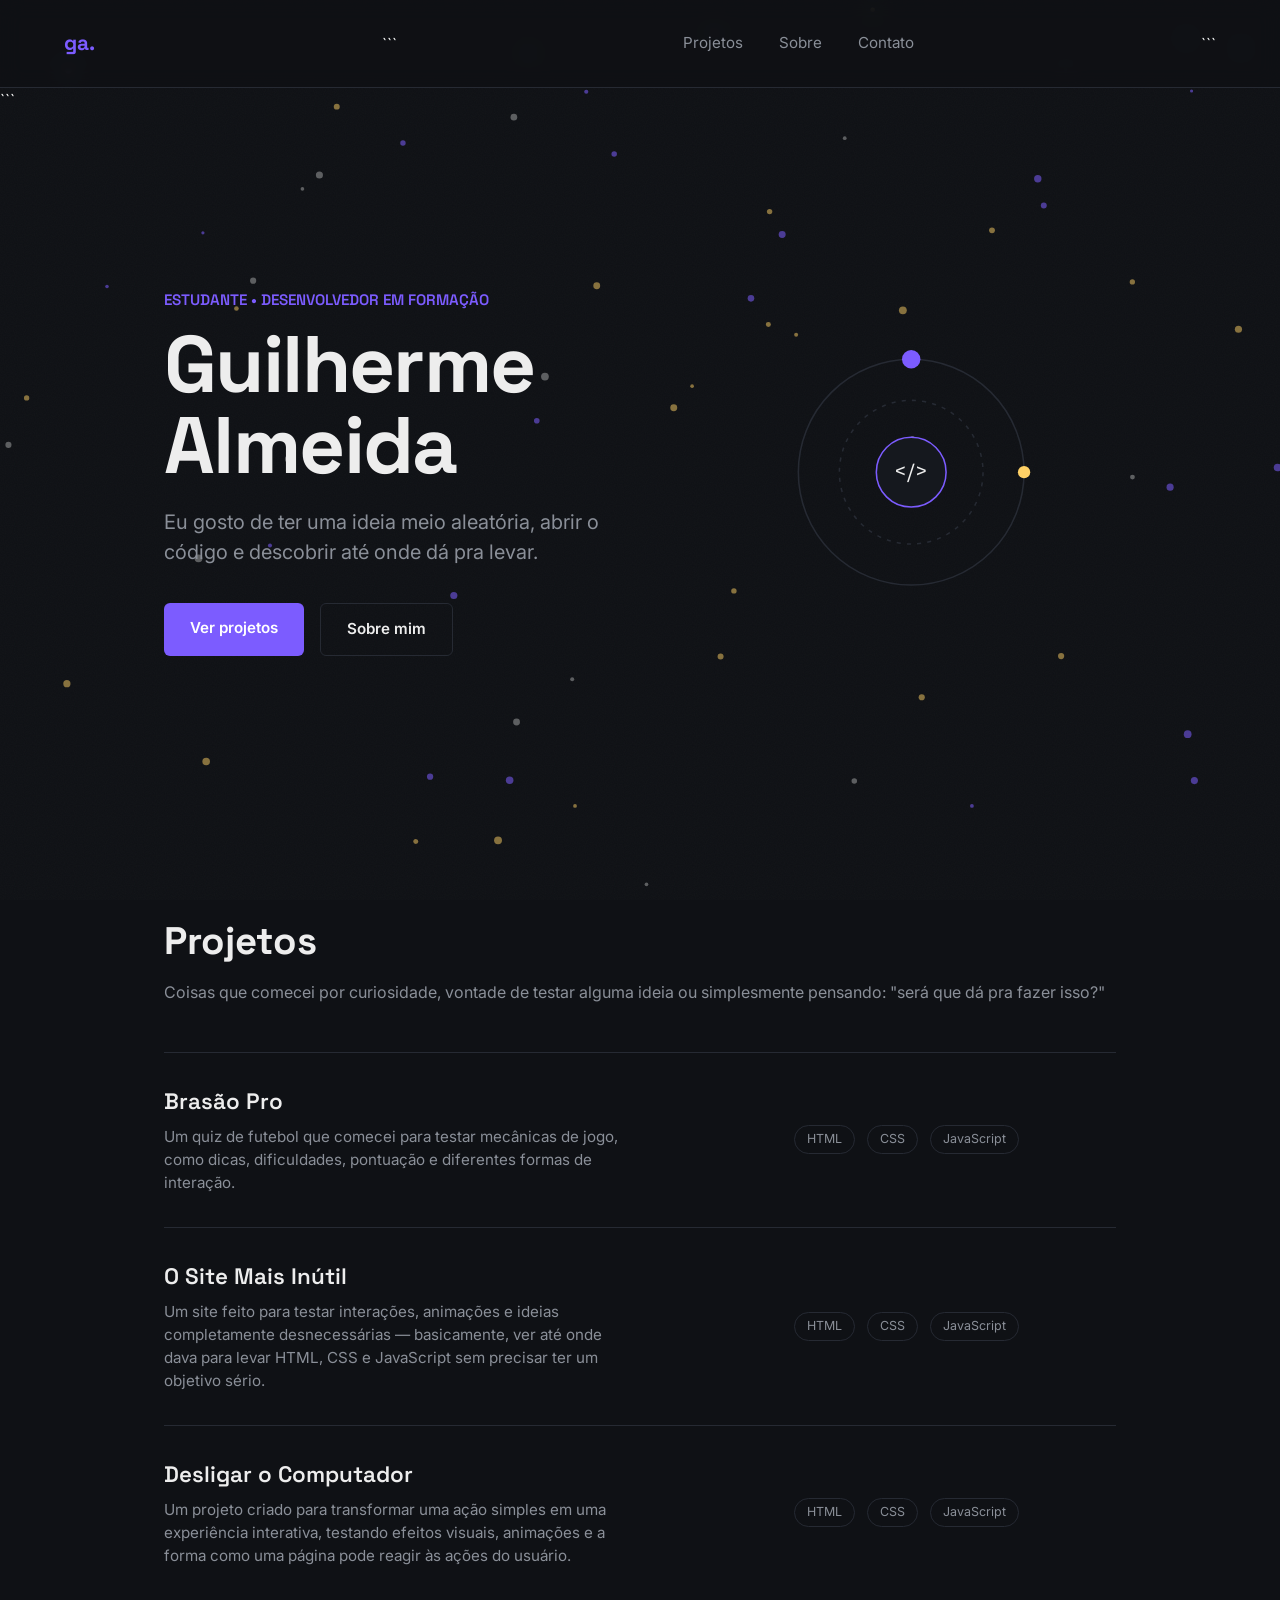
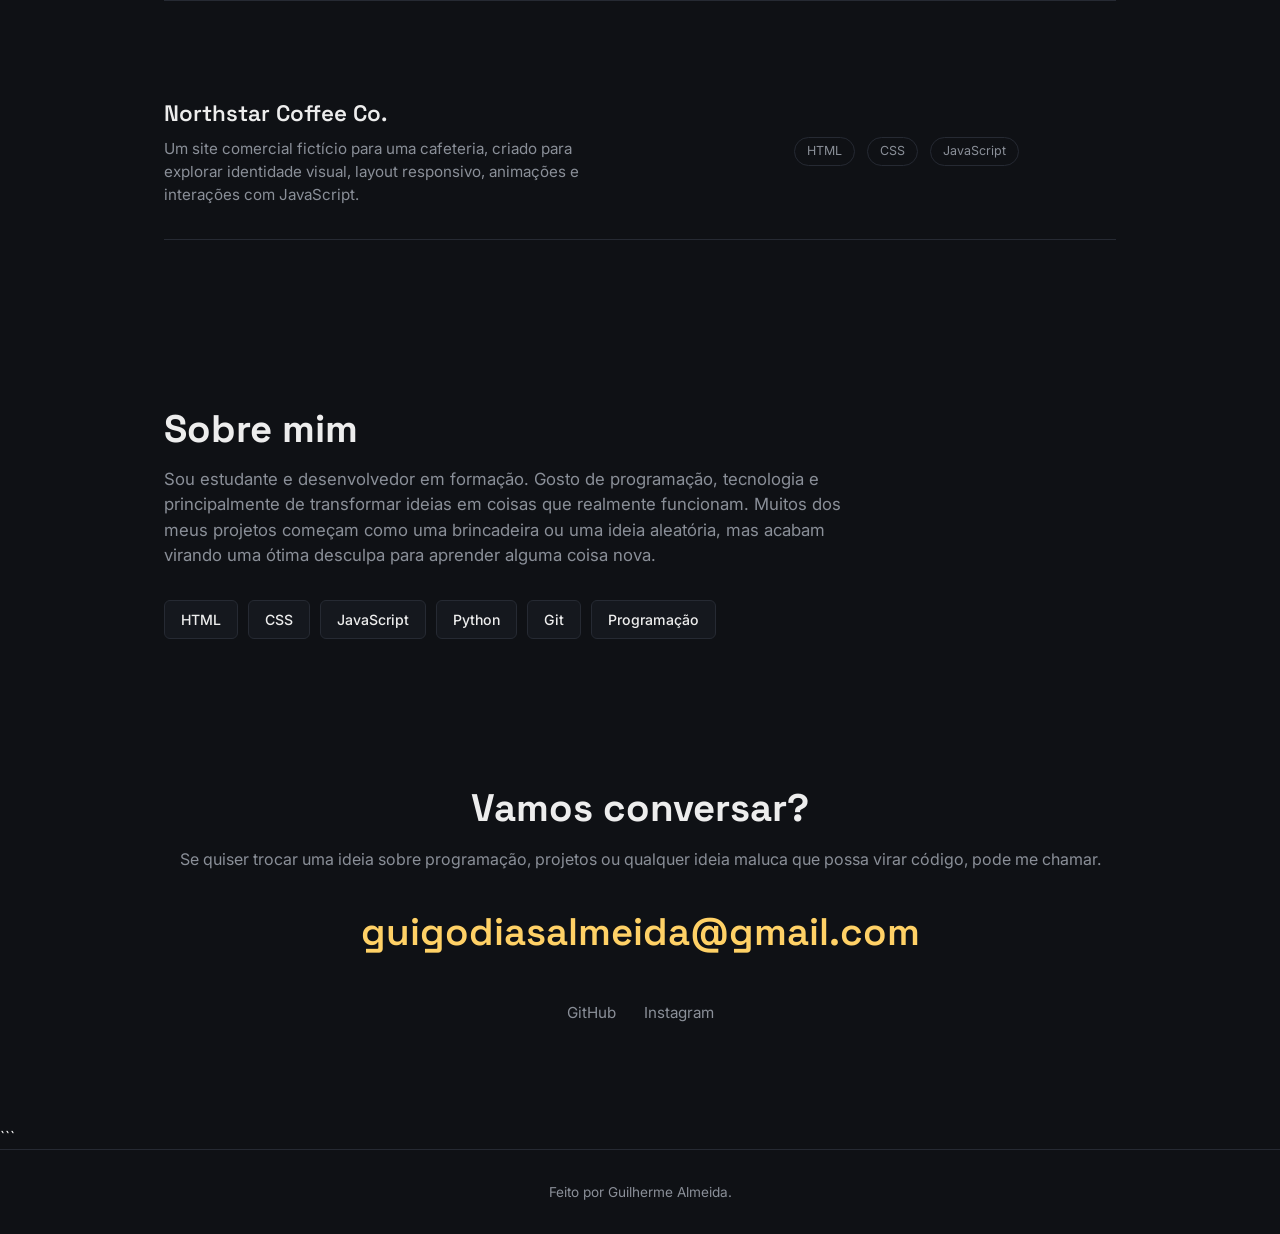
<file: index.html>
<!DOCTYPE html>

<html lang="pt-BR">
<head>
  <meta charset="UTF-8">
  <meta name="viewport" content="width=device-width, initial-scale=1.0">

  <title>Guilherme Almeida — Desenvolvedor</title>

  <link rel="preconnect" href="https://fonts.googleapis.com">
  <link rel="preconnect" href="https://fonts.gstatic.com" crossorigin>
  <link href="https://fonts.googleapis.com/css2?family=Space+Grotesk:wght@400;500;600;700&family=Inter:wght@400;500;600&display=swap" rel="stylesheet">

  <link rel="stylesheet" href="style.css">
</head>

<body>

  <div class="noise"></div>
  <canvas id="bubbleField"></canvas>

  <header class="nav">
    <a href="#" class="nav__logo">ga.</a>

```
<nav class="nav__links">
  <a href="#trabalhos">Projetos</a>
  <a href="#sobre">Sobre</a>
  <a href="#contato">Contato</a>
</nav>

<button class="nav__toggle" id="navToggle" aria-label="Abrir menu">
  <span></span>
  <span></span>
</button>
```

  </header>

  <main>

```
<!-- HERO -->
<section class="hero">

  <div class="hero__text">

    <p class="hero__kicker">
      ESTUDANTE • DESENVOLVEDOR EM FORMAÇÃO
    </p>

    <h1 class="hero__name">
      Guilherme Almeida
    </h1>

    <p class="hero__role">
      Eu gosto de ter uma ideia meio aleatória, abrir o código e descobrir até onde dá pra levar.
    </p>

    <div class="hero__cta">
      <a href="#trabalhos" class="btn btn--primary">
        Ver projetos
      </a>

      <a href="#sobre" class="btn btn--ghost">
        Sobre mim
      </a>
    </div>

  </div>

  <div class="hero__visual">

    <svg id="heroSvg" viewBox="0 0 400 400" width="100%" height="100%">

      <g id="orbitGroup">

        <circle
          cx="200"
          cy="200"
          r="110"
          class="orbit-ring"
        />

        <circle
          cx="200"
          cy="200"
          r="70"
          class="orbit-ring orbit-ring--dashed"
        />

        <circle
          id="orbitDot1"
          cx="200"
          cy="90"
          r="9"
          class="orbit-dot orbit-dot--purple"
        />

        <circle
          id="orbitDot2"
          cx="310"
          cy="200"
          r="6"
          class="orbit-dot orbit-dot--yellow"
        />

        <circle
          id="orbitDot3"
          cx="200"
          cy="200"
          r="34"
          class="orbit-core"
        />

        <text
          x="200"
          y="206"
          text-anchor="middle"
          class="orbit-text"
        >&lt;/&gt;</text>

      </g>

    </svg>

  </div>

</section>


<!-- PROJETOS -->
<section class="section" id="trabalhos">

  <div class="section__head">
    <h2>Projetos</h2>
    <p>Coisas que comecei por curiosidade, vontade de testar alguma ideia ou simplesmente pensando: "será que dá pra fazer isso?"</p>
  </div>

  <ul class="work-list">

    <li class="work-item">
      <a href="https://guigodiasalmeida-max.github.io/clubes/" class="work-item__link" target="_blank" rel="noopener noreferrer">
        <div class="work-item__main">
          <h3>Brasão Pro</h3>
          <p>
            Um quiz de futebol que comecei para testar mecânicas de jogo,
            como dicas, dificuldades, pontuação e diferentes formas de interação.
          </p>
        </div>

        <div class="work-item__meta">
          <span class="tag">HTML</span>
          <span class="tag">CSS</span>
          <span class="tag">JavaScript</span>
          <span class="work-item__arrow">Ver projeto ↗</span>
        </div>
      </a>
    </li>

    <li class="work-item">
      <a href="https://guigodiasalmeida-max.github.io/inutilidade10-10/" class="work-item__link" target="_blank" rel="noopener noreferrer">
        <div class="work-item__main">
          <h3>O Site Mais Inútil</h3>
          <p>
            Um site feito para testar interações, animações e ideias
            completamente desnecessárias — basicamente, ver até onde
            dava para levar HTML, CSS e JavaScript sem precisar ter um objetivo sério.
          </p>
        </div>

        <div class="work-item__meta">
          <span class="tag">HTML</span>
          <span class="tag">CSS</span>
          <span class="tag">JavaScript</span>
          <span class="work-item__arrow">Ver projeto ↗</span>
        </div>
      </a>
    </li>

    <li class="work-item">
      <a href="https://guigodiasalmeida-max.github.io/the-daily/" class="work-item__link" target="_blank" rel="noopener noreferrer">
        <div class="work-item__main">
          <h3>Desligar o Computador</h3>
          <p>
            Um projeto criado para transformar uma ação simples em uma
            experiência interativa, testando efeitos visuais, animações
            e a forma como uma página pode reagir às ações do usuário.
          </p>
        </div>

        <div class="work-item__meta">
          <span class="tag">HTML</span>
          <span class="tag">CSS</span>
          <span class="tag">JavaScript</span>
          <span class="work-item__arrow">Ver projeto ↗</span>
        </div>

        <li class="work-item">
  <a href="projects/northstar/index.html" class="work-item__link" target="_blank" rel="noopener noreferrer">
    <div class="work-item__main">
      <h3>Northstar Coffee Co.</h3>
      <p>
        Um site comercial fictício para uma cafeteria, criado para
        explorar identidade visual, layout responsivo, animações
        e interações com JavaScript.
      </p>
    </div>

    <div class="work-item__meta">
      <span class="tag">HTML</span>
      <span class="tag">CSS</span>
      <span class="tag">JavaScript</span>
      <span class="work-item__arrow">Ver projeto ↗</span>
    </div>
  </a>
</li>
      </a>
    </li>

  </ul>

</section>

<!-- SOBRE -->
<section class="section section--split" id="sobre">

  <div class="about">

    <h2>Sobre mim</h2>

    <p>
      Sou estudante e desenvolvedor em formação. Gosto de programação,
      tecnologia e principalmente de transformar ideias em coisas que
      realmente funcionam. Muitos dos meus projetos começam como uma
      brincadeira ou uma ideia aleatória, mas acabam virando uma ótima
      desculpa para aprender alguma coisa nova.
    </p>

    <div class="skills">
      <span class="skill">HTML</span>
      <span class="skill">CSS</span>
      <span class="skill">JavaScript</span>
      <span class="skill">Python</span>
      <span class="skill">Git</span>
      <span class="skill">Programação</span>
    </div>

  </div>

</section>

<!-- CONTATO -->
<section class="section section--contact" id="contato">

  <h2>Vamos conversar?</h2>

  <p>
    Se quiser trocar uma ideia sobre programação, projetos ou qualquer ideia maluca que possa virar código, pode me chamar.
  </p>

<a href="mailto:guigodiasalmeida@gmail.com" class="contact-email">
  guigodiasalmeida@gmail.com
</a>

  <div class="social-links">

    <a href="https://github.com/guigodiasalmeida-max" target="_blank" rel="noopener noreferrer">
      GitHub
    </a>

    <a href="https://instagram.com/gui.diasfx" target="_blank" rel="noopener noreferrer">
      Instagram
    </a>

  </div>

</section>
```

  </main>

  <footer class="footer">
    <p>Feito por Guilherme Almeida.</p>
  </footer>

  <script src="script.js"></script>

</body>
</html>
</file>
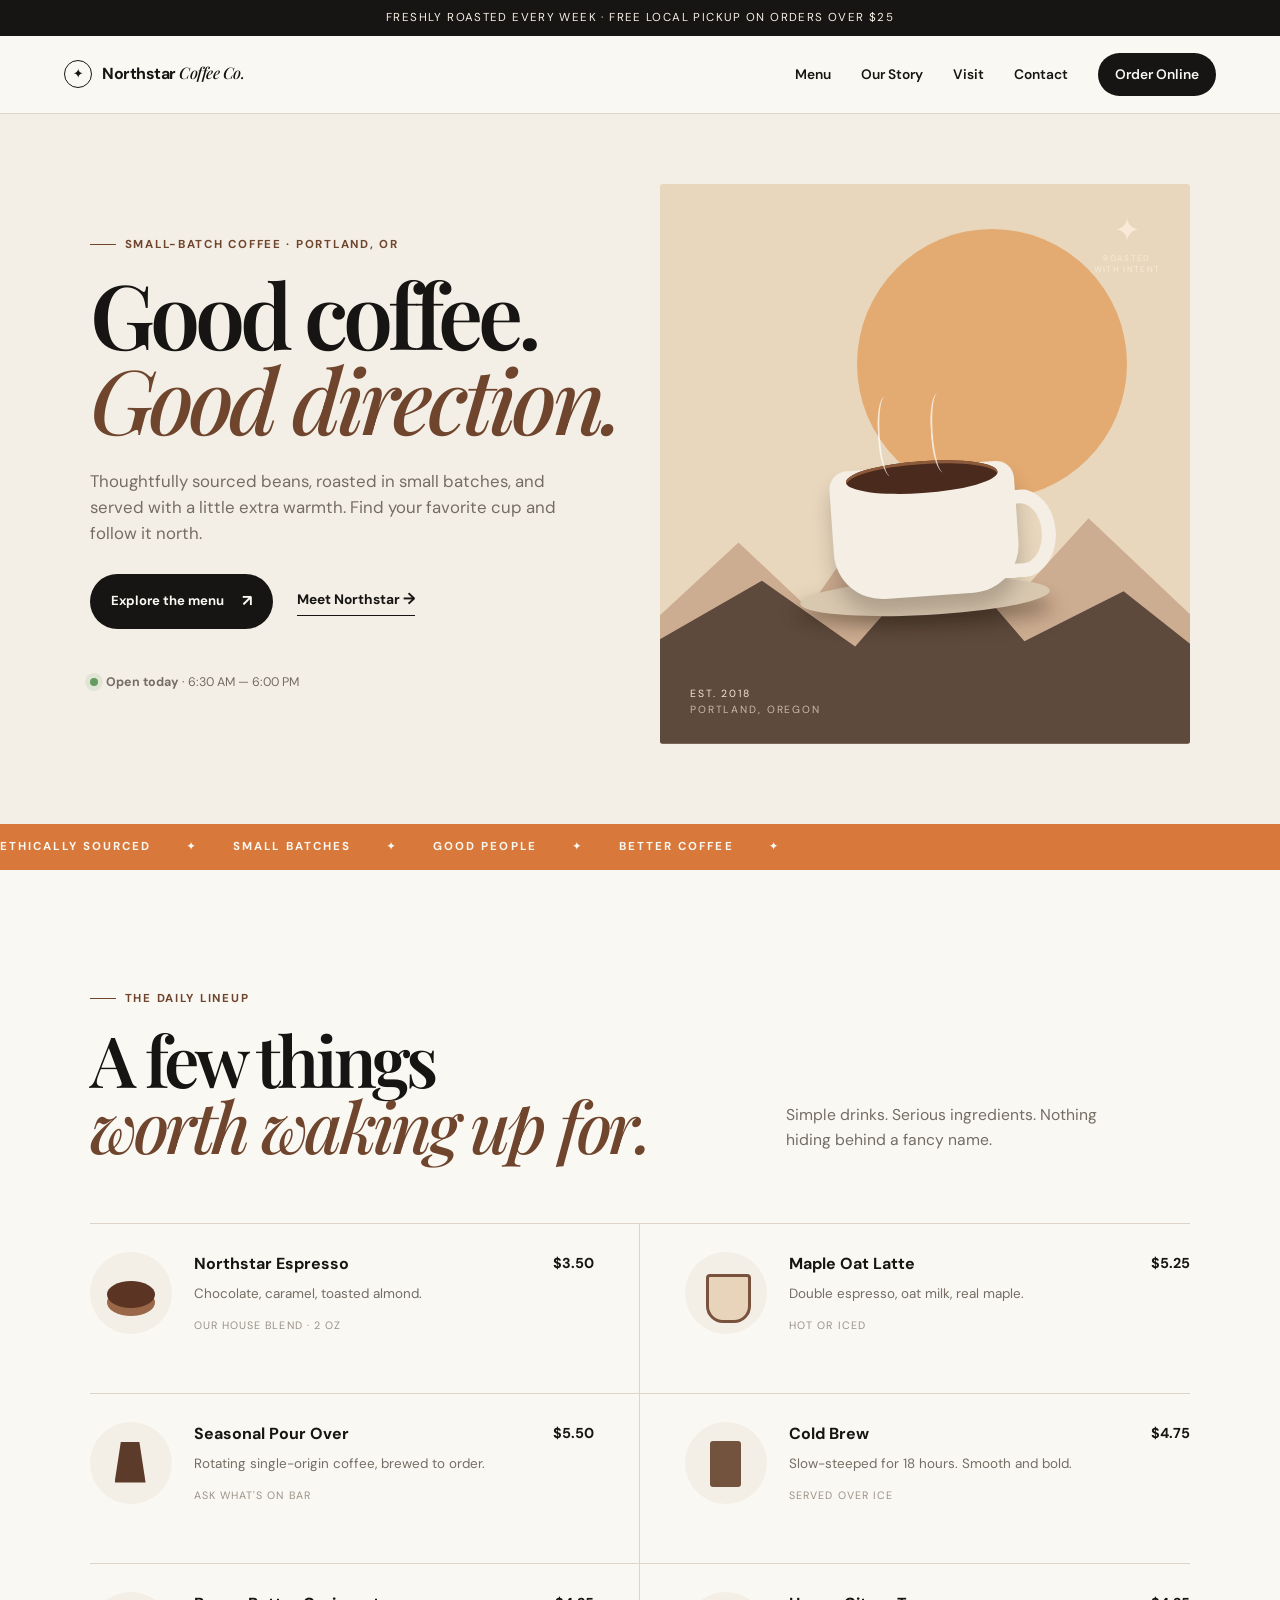
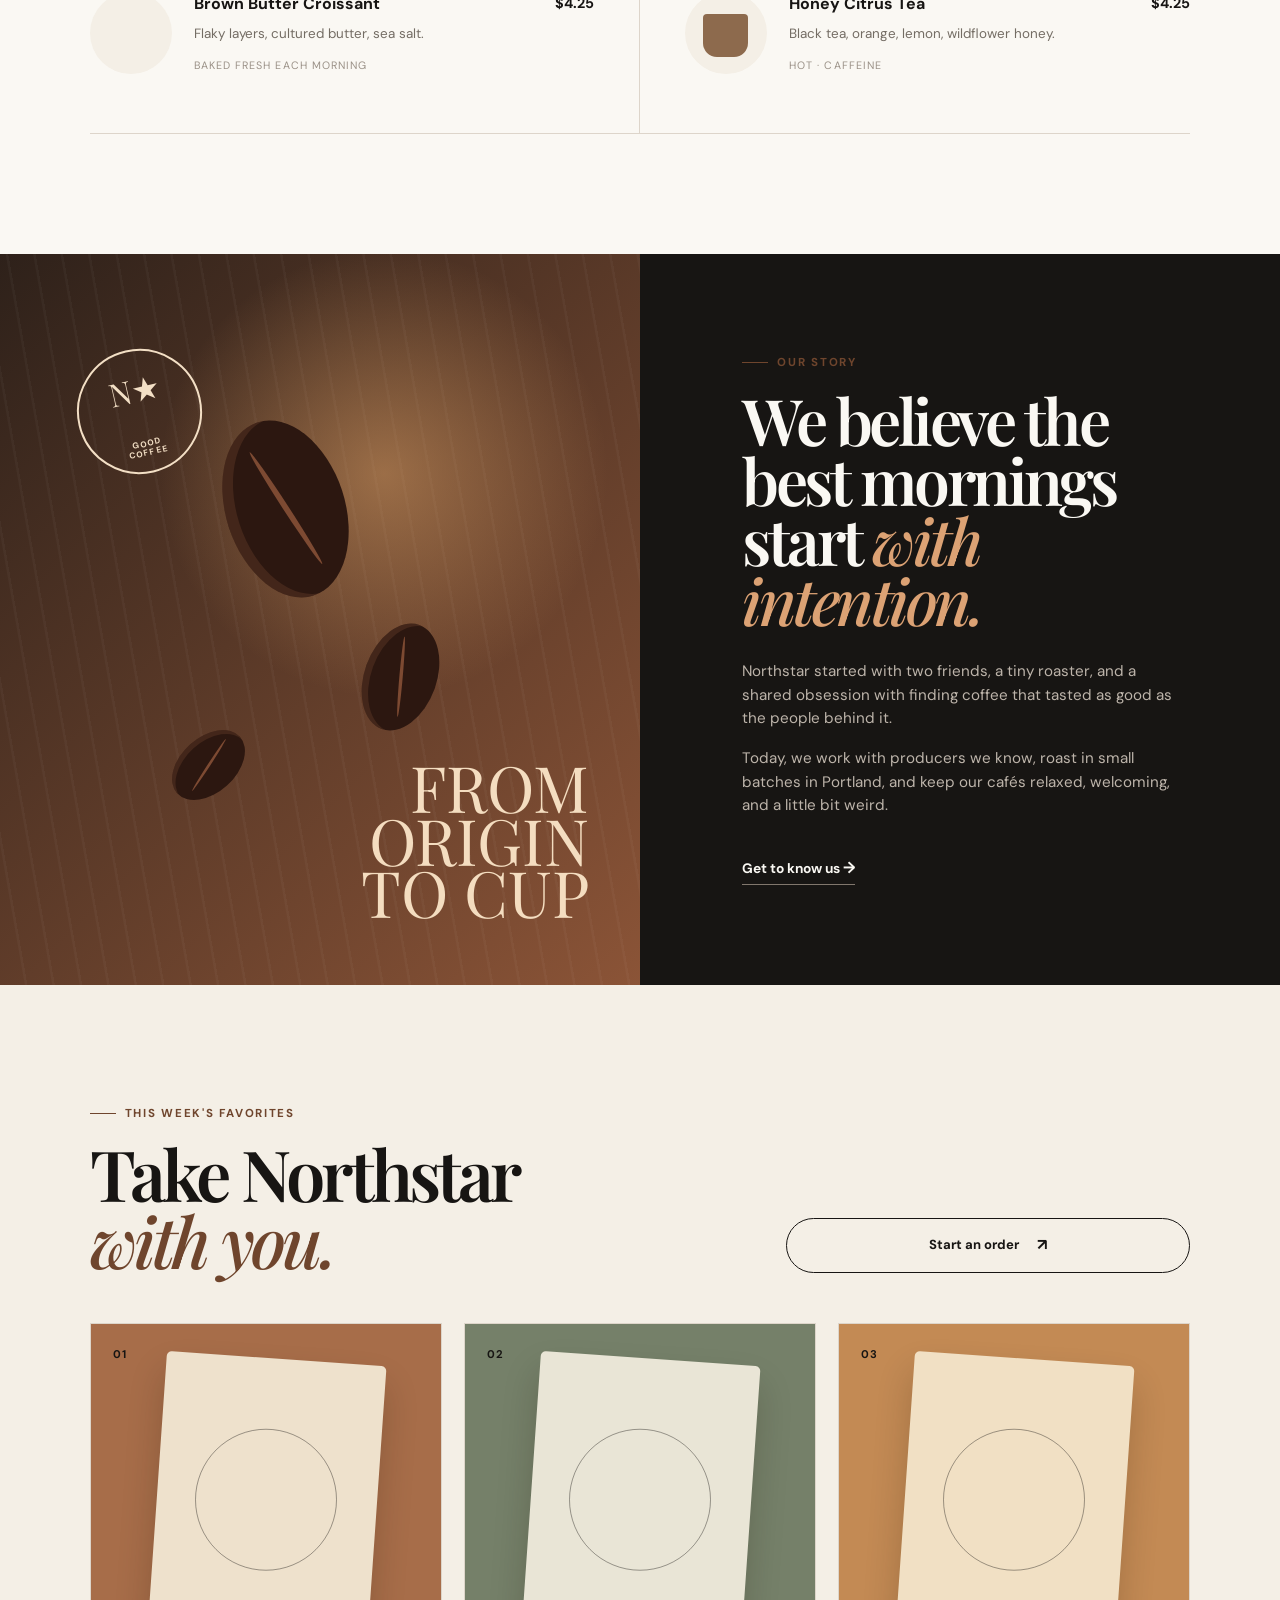
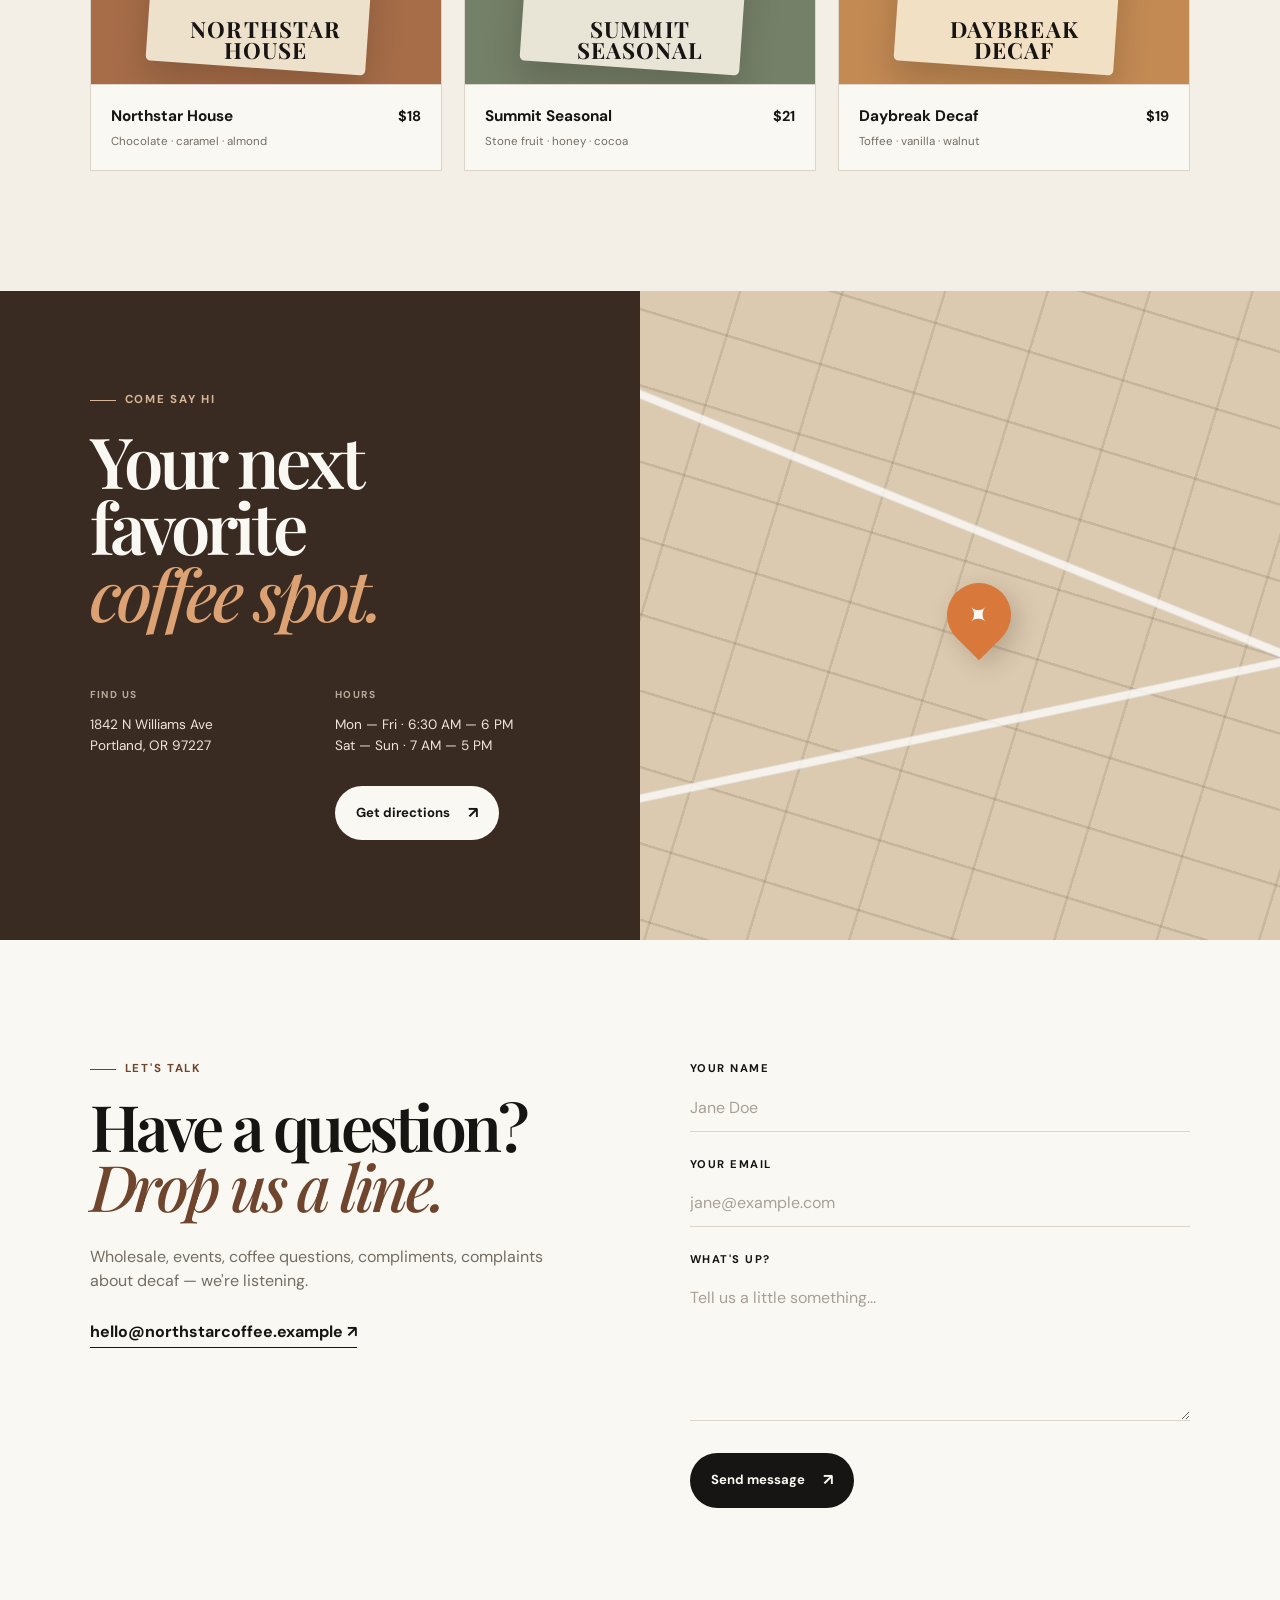
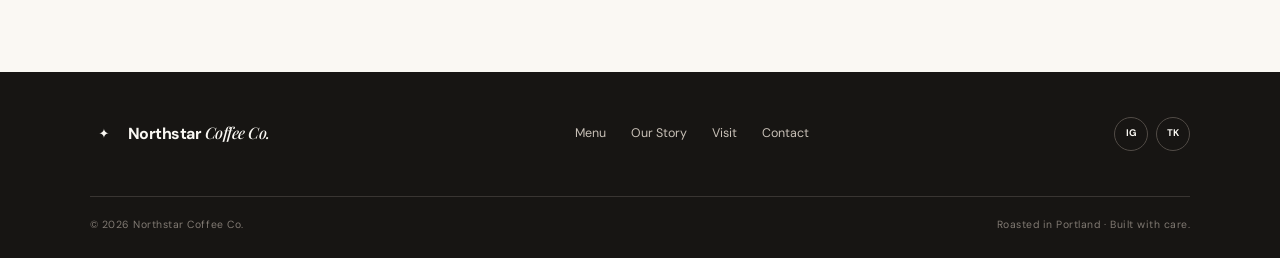
<file: projects/northstar/index.html>
<!DOCTYPE html>
<html lang="en">
<head>
  <meta charset="UTF-8">
  <meta name="viewport" content="width=device-width, initial-scale=1.0">
  <meta name="description" content="Northstar Coffee Co. — thoughtfully roasted coffee, warm spaces, and good mornings.">
  <title>Northstar Coffee Co. — Good Coffee, Northbound.</title>
  <link rel="preconnect" href="https://fonts.googleapis.com">
  <link rel="preconnect" href="https://fonts.gstatic.com" crossorigin>
  <link href="https://fonts.googleapis.com/css2?family=DM+Sans:wght@400;500;600;700&family=Playfair+Display:wght@500;600;700&display=swap" rel="stylesheet">
  <link rel="stylesheet" href="style.css">
</head>
<body>
  <div class="announcement">Freshly roasted every week · Free local pickup on orders over $25</div>

  <header class="site-header" id="top">
    <a class="brand" href="#top" aria-label="Northstar Coffee Co. home">
      <span class="brand-mark">✦</span>
      <span>Northstar <em>Coffee Co.</em></span>
    </a>

    <button class="menu-toggle" aria-label="Open menu" aria-expanded="false">
      <span></span><span></span><span></span>
    </button>

    <nav class="nav" aria-label="Main navigation">
      <a href="#menu">Menu</a>
      <a href="#story">Our Story</a>
      <a href="#visit">Visit</a>
      <a href="#contact">Contact</a>
      <a class="nav-order" href="#order">Order Online</a>
    </nav>
  </header>

  <main>
    <section class="hero">
      <div class="hero-copy reveal">
        <p class="eyebrow"><span></span> Small-batch coffee · Portland, OR</p>
        <h1>Good coffee.<br><i>Good direction.</i></h1>
        <p class="hero-text">
          Thoughtfully sourced beans, roasted in small batches, and served with a little extra warmth.
          Find your favorite cup and follow it north.
        </p>
        <div class="hero-actions">
          <a class="btn btn-dark" href="#menu">Explore the menu <span>↗</span></a>
          <a class="text-link" href="#story">Meet Northstar <span>→</span></a>
        </div>
        <div class="hero-note">
          <span class="status-dot"></span>
          <span><strong>Open today</strong> · 6:30 AM — 6:00 PM</span>
        </div>
      </div>

      <div class="hero-art reveal">
        <div class="sun"></div>
        <div class="mountain mountain-back"></div>
        <div class="mountain mountain-front"></div>
        <div class="coffee-card">
          <div class="cup-shadow"></div>
          <div class="cup">
            <div class="coffee"></div>
            <div class="steam steam-one"></div>
            <div class="steam steam-two"></div>
          </div>
          <div class="saucer"></div>
        </div>
        <div class="star-label">✦<small>ROASTED<br>WITH INTENT</small></div>
        <div class="art-caption">EST. 2018<br><span>PORTLAND, OREGON</span></div>
      </div>
    </section>

    <section class="ticker" aria-label="Northstar values">
      <div>ETHICALLY SOURCED <span>✦</span> SMALL BATCHES <span>✦</span> GOOD PEOPLE <span>✦</span> BETTER COFFEE <span>✦</span></div>
    </section>

    <section class="section menu-section" id="menu">
      <div class="section-head reveal">
        <div>
          <p class="eyebrow"><span></span> The daily lineup</p>
          <h2>A few things<br><i>worth waking up for.</i></h2>
        </div>
        <p>Simple drinks. Serious ingredients. Nothing hiding behind a fancy name.</p>
      </div>

      <div class="menu-grid">
        <article class="menu-item reveal">
          <div class="menu-icon espresso-icon"><span></span></div>
          <div class="menu-info">
            <div><h3>Northstar Espresso</h3><strong>$3.50</strong></div>
            <p>Chocolate, caramel, toasted almond.</p>
            <small>Our house blend · 2 oz</small>
          </div>
        </article>

        <article class="menu-item reveal">
          <div class="menu-icon latte-icon"><span></span></div>
          <div class="menu-info">
            <div><h3>Maple Oat Latte</h3><strong>$5.25</strong></div>
            <p>Double espresso, oat milk, real maple.</p>
            <small>Hot or iced</small>
          </div>
        </article>

        <article class="menu-item reveal">
          <div class="menu-icon pour-icon"><span></span></div>
          <div class="menu-info">
            <div><h3>Seasonal Pour Over</h3><strong>$5.50</strong></div>
            <p>Rotating single-origin coffee, brewed to order.</p>
            <small>Ask what's on bar</small>
          </div>
        </article>

        <article class="menu-item reveal">
          <div class="menu-icon cold-icon"><span></span></div>
          <div class="menu-info">
            <div><h3>Cold Brew</h3><strong>$4.75</strong></div>
            <p>Slow-steeped for 18 hours. Smooth and bold.</p>
            <small>Served over ice</small>
          </div>
        </article>

        <article class="menu-item reveal">
          <div class="menu-icon pastry-icon"><span></span></div>
          <div class="menu-info">
            <div><h3>Brown Butter Croissant</h3><strong>$4.25</strong></div>
            <p>Flaky layers, cultured butter, sea salt.</p>
            <small>Baked fresh each morning</small>
          </div>
        </article>

        <article class="menu-item reveal">
          <div class="menu-icon tea-icon"><span></span></div>
          <div class="menu-info">
            <div><h3>Honey Citrus Tea</h3><strong>$4.25</strong></div>
            <p>Black tea, orange, lemon, wildflower honey.</p>
            <small>Hot · caffeine</small>
          </div>
        </article>
      </div>
    </section>

    <section class="feature" id="story">
      <div class="feature-art reveal">
        <div class="stamp">N★<br><span>GOOD<br>COFFEE</span></div>
        <div class="feature-beans bean-a"></div>
        <div class="feature-beans bean-b"></div>
        <div class="feature-beans bean-c"></div>
        <div class="feature-copy">FROM<br>ORIGIN<br>TO CUP</div>
      </div>

      <div class="feature-text reveal">
        <p class="eyebrow"><span></span> Our story</p>
        <h2>We believe the best mornings start <i>with intention.</i></h2>
        <p>
          Northstar started with two friends, a tiny roaster, and a shared obsession with finding
          coffee that tasted as good as the people behind it.
        </p>
        <p>
          Today, we work with producers we know, roast in small batches in Portland, and keep our
          cafés relaxed, welcoming, and a little bit weird.
        </p>
        <a class="text-link" href="#contact">Get to know us <span>→</span></a>
      </div>
    </section>

    <section class="section favorites" id="order">
      <div class="section-head compact reveal">
        <div>
          <p class="eyebrow"><span></span> This week's favorites</p>
          <h2>Take Northstar<br><i>with you.</i></h2>
        </div>
        <a class="btn btn-outline" href="#contact">Start an order <span>↗</span></a>
      </div>

      <div class="product-grid">
        <article class="product-card reveal">
          <div class="product-art bag-one"><span>01</span><b>NORTHSTAR<br>HOUSE</b></div>
          <div class="product-bottom">
            <div><h3>Northstar House</h3><p>Chocolate · caramel · almond</p></div>
            <strong>$18</strong>
          </div>
        </article>

        <article class="product-card reveal">
          <div class="product-art bag-two"><span>02</span><b>SUMMIT<br>SEASONAL</b></div>
          <div class="product-bottom">
            <div><h3>Summit Seasonal</h3><p>Stone fruit · honey · cocoa</p></div>
            <strong>$21</strong>
          </div>
        </article>

        <article class="product-card reveal">
          <div class="product-art bag-three"><span>03</span><b>DAYBREAK<br>DECAF</b></div>
          <div class="product-bottom">
            <div><h3>Daybreak Decaf</h3><p>Toffee · vanilla · walnut</p></div>
            <strong>$19</strong>
          </div>
        </article>
      </div>
    </section>

    <section class="visit" id="visit">
      <div class="visit-inner reveal">
        <p class="eyebrow light"><span></span> Come say hi</p>
        <h2>Your next favorite<br><i>coffee spot.</i></h2>
        <div class="visit-details">
          <div>
            <small>FIND US</small>
            <p>1842 N Williams Ave<br>Portland, OR 97227</p>
          </div>
          <div>
            <small>HOURS</small>
            <p>Mon — Fri · 6:30 AM — 6 PM<br>Sat — Sun · 7 AM — 5 PM</p>
          </div>
          <a class="btn btn-light" href="https://maps.google.com/?q=1842+N+Williams+Ave+Portland+OR" target="_blank" rel="noopener">Get directions <span>↗</span></a>
        </div>
      </div>
      <div class="map-art" aria-hidden="true">
        <div class="map-grid"></div>
        <div class="map-pin">✦</div>
        <div class="map-road road-one"></div>
        <div class="map-road road-two"></div>
      </div>
    </section>

    <section class="section contact" id="contact">
      <div class="contact-copy reveal">
        <p class="eyebrow"><span></span> Let's talk</p>
        <h2>Have a question?<br><i>Drop us a line.</i></h2>
        <p>Wholesale, events, coffee questions, compliments, complaints about decaf — we're listening.</p>
        <a class="email-link" href="mailto:hello@northstarcoffee.example">hello@northstarcoffee.example <span>↗</span></a>
      </div>

      <form class="contact-form reveal" id="contactForm">
        <label>
          <span>Your name</span>
          <input type="text" name="name" placeholder="Jane Doe" required>
        </label>
        <label>
          <span>Your email</span>
          <input type="email" name="email" placeholder="jane@example.com" required>
        </label>
        <label>
          <span>What's up?</span>
          <textarea name="message" rows="5" placeholder="Tell us a little something..." required></textarea>
        </label>
        <button class="btn btn-dark" type="submit">Send message <span>↗</span></button>
        <p class="form-note" id="formNote" aria-live="polite"></p>
      </form>
    </section>
  </main>

  <footer>
    <div class="footer-top">
      <a class="brand" href="#top"><span class="brand-mark">✦</span><span>Northstar <em>Coffee Co.</em></span></a>
      <div class="footer-links">
        <a href="#menu">Menu</a>
        <a href="#story">Our Story</a>
        <a href="#visit">Visit</a>
        <a href="#contact">Contact</a>
      </div>
      <div class="socials">
        <a href="#" aria-label="Instagram">IG</a>
        <a href="#" aria-label="TikTok">TK</a>
      </div>
    </div>
    <div class="footer-bottom">
      <span>© 2026 Northstar Coffee Co.</span>
      <span>Roasted in Portland · Built with care.</span>
    </div>
  </footer>

  <script src="script.js"></script>
</body>
</html>
</file>
<file: style.css>
:root {
  --bg: #0f1115;
  --bg-raised: #15181e;
  --text: #ededed;
  --text-muted: #8a8f98;
  --purple: #7c5cff;
  --yellow: #ffd166;
  --border: #262a33;
  --font-display: 'Space Grotesk', sans-serif;
  --font-body: 'Inter', sans-serif;
  --radius: 6px;
  --max-width: 1080px;
}

* { box-sizing: border-box; margin: 0; padding: 0; }

html { scroll-behavior: smooth; }

@media (prefers-reduced-motion: reduce) {
  html { scroll-behavior: auto; }
  * { animation-duration: 0.01ms !important; animation-iteration-count: 1 !important; transition-duration: 0.01ms !important; }
}

body {
  background: var(--bg);
  color: var(--text);
  font-family: var(--font-body);
  line-height: 1.5;
  overflow-x: hidden;
}

main, .footer {
  position: relative;
  z-index: 1;
}

a { color: inherit; text-decoration: none; }

ul { list-style: none; }

.noise {
  position: fixed;
  inset: 0;
  pointer-events: none;
  z-index: 1;
  opacity: 0.03;
  background-image: url("data:image/svg+xml,%3Csvg xmlns='http://www.w3.org/2000/svg' width='60' height='60'%3E%3Cfilter id='n'%3E%3CfeTurbulence type='fractalNoise' baseFrequency='0.9' numOctaves='2' stitchTiles='stitch'/%3E%3C/filter%3E%3Crect width='100%25' height='100%25' filter='url(%23n)'/%3E%3C/svg%3E");
}

#bubbleField {
  position: fixed;
  inset: 0;
  z-index: 0;
  pointer-events: none;
}

:focus-visible {
  outline: 2px solid var(--purple);
  outline-offset: 3px;
}

/* Nav */
.nav {
  position: sticky;
  top: 0;
  z-index: 10;
  display: flex;
  align-items: center;
  justify-content: space-between;
  padding: 28px clamp(24px, 6vw, 64px);
  backdrop-filter: blur(10px);
  background: rgba(15, 17, 21, 0.7);
  border-bottom: 1px solid var(--border);
}

.nav__logo {
  font-family: var(--font-display);
  font-size: 1.3rem;
  font-weight: 700;
  color: var(--purple);
}

.nav__links {
  display: flex;
  gap: 36px;
}

.nav__links a {
  font-size: 0.95rem;
  color: var(--text-muted);
  transition: color 0.2s ease;
}

.nav__links a:hover { color: var(--text); }

.nav__toggle {
  display: none;
  flex-direction: column;
  gap: 5px;
  background: none;
  border: none;
  cursor: pointer;
  padding: 8px;
}

.nav__toggle span {
  width: 22px;
  height: 2px;
  background: var(--text);
  display: block;
}

/* Hero */
.hero {
  display: grid;
  grid-template-columns: 1.1fr 0.9fr;
  align-items: center;
  gap: 40px;
  max-width: var(--max-width);
  margin: 0 auto;
  padding: clamp(48px, 10vh, 120px) clamp(24px, 6vw, 64px);
  min-height: 80vh;
}

.hero__kicker {
  color: var(--purple);
  font-family: var(--font-display);
  font-size: 0.95rem;
  font-weight: 600;
  margin-bottom: 12px;
}

.hero__name {
  font-family: var(--font-display);
  font-size: clamp(2.8rem, 7vw, 5rem);
  font-weight: 700;
  line-height: 1.02;
  letter-spacing: -0.02em;
  margin-bottom: 20px;
}

.hero__role {
  font-size: clamp(1.05rem, 2vw, 1.25rem);
  color: var(--text-muted);
  max-width: 34ch;
  margin-bottom: 36px;
}

.hero__cta {
  display: flex;
  gap: 16px;
  flex-wrap: wrap;
}

.btn {
  font-family: var(--font-body);
  font-weight: 600;
  font-size: 0.95rem;
  padding: 14px 26px;
  border-radius: var(--radius);
  transition: transform 0.12s ease-out, background 0.15s ease, border-color 0.15s ease;
  display: inline-block;
}

.btn--primary {
  background: var(--purple);
  color: #fff;
}

.btn--primary:hover {
  transform: translateY(-2px);
  background: #6c4ef0;
}

.btn--ghost {
  border: 1px solid var(--border);
  color: var(--text);
}

.btn--ghost:hover {
  border-color: var(--purple);
  transform: translateY(-2px);
}

.hero__visual {
  display: flex;
  align-items: center;
  justify-content: center;
}

.orbit-ring {
  fill: none;
  stroke: var(--border);
  stroke-width: 1.5;
}

.orbit-ring--dashed {
  stroke: var(--border);
  stroke-dasharray: 4 6;
}

.orbit-dot--purple { fill: var(--purple); }
.orbit-dot--yellow { fill: var(--yellow); }

.orbit-core {
  fill: var(--bg-raised);
  stroke: var(--purple);
  stroke-width: 1.5;
}

.orbit-text {
  font-family: var(--font-display);
  font-size: 20px;
  fill: var(--text);
}

#orbitGroup {
  transform-origin: 200px 200px;
  animation: spin 22s linear infinite;
}

#orbitDot1, #orbitDot2 {
  transform-origin: 200px 200px;
}

@keyframes spin {
  from { transform: rotate(0deg); }
  to { transform: rotate(360deg); }
}

/* Sections */
.section {
  max-width: var(--max-width);
  margin: 0 auto;
  padding: 80px clamp(24px, 6vw, 64px);
}

.section__head {
  margin-bottom: 48px;
}

.section__head h2, .about h2, .section--contact h2 {
  font-family: var(--font-display);
  font-size: clamp(1.8rem, 3.5vw, 2.4rem);
  font-weight: 700;
  margin-bottom: 10px;
}

.section__head p {
  color: var(--text-muted);
}

/* Work list */
.work-list {
  border-top: 1px solid var(--border);
}

.work-item {
  border-bottom: 1px solid var(--border);
}

.work-item__link {
  display: flex;
  justify-content: space-between;
  align-items: center;
  gap: 24px;
  padding: 32px 0;
  transition: padding-left 0.25s ease, transform 0.15s ease;
}

.work-item__link:hover {
  padding-left: 12px;
}

.work-item__main h3 {
  font-family: var(--font-display);
  font-size: 1.4rem;
  font-weight: 600;
  margin-bottom: 8px;
}

.work-item__main p {
  color: var(--text-muted);
  max-width: 46ch;
  font-size: 0.95rem;
}

.work-item__meta {
  display: flex;
  align-items: center;
  gap: 12px;
  flex-shrink: 0;
}

.tag {
  font-size: 0.78rem;
  color: var(--text-muted);
  border: 1px solid var(--border);
  border-radius: 999px;
  padding: 4px 12px;
}

.work-item__arrow {
  font-size: 0.85rem;
  font-weight: 600;
  color: var(--purple);
  opacity: 0;
  transform: translateX(-8px);
  transition: opacity 0.25s ease, transform 0.25s ease;
  white-space: nowrap;
}

.work-item__link:hover .work-item__arrow {
  opacity: 1;
  transform: translateX(0);
}

/* About */
.about p {
  color: var(--text-muted);
  max-width: 62ch;
  font-size: 1.05rem;
  margin-bottom: 32px;
}

.skills {
  display: flex;
  flex-wrap: wrap;
  gap: 10px;
}

.skill {
  font-size: 0.88rem;
  font-weight: 500;
  padding: 8px 16px;
  border-radius: var(--radius);
  background: var(--bg-raised);
  border: 1px solid var(--border);
}

/* Contact */
.section--contact {
  text-align: center;
  padding-top: 60px;
  padding-bottom: 100px;
}

.section--contact p {
  color: var(--text-muted);
  margin-bottom: 32px;
}

.contact-email {
  font-family: var(--font-display);
  font-size: clamp(1.6rem, 4vw, 2.4rem);
  font-weight: 600;
  color: var(--yellow);
  display: inline-block;
  border-bottom: 2px solid transparent;
  transition: border-color 0.2s ease, transform 0.15s ease;
  cursor: pointer;
}

.contact-email:hover {
  border-color: var(--yellow);
  transform: scale(1.03);
}

.confetti-piece {
  position: fixed;
  width: 7px;
  height: 7px;
  border-radius: 2px;
  pointer-events: none;
  z-index: 999;
  animation: confetti-burst 0.65s ease-out forwards;
}

@keyframes confetti-burst {
  from {
    opacity: 1;
    transform: translate(0, 0) rotate(0deg);
  }
  to {
    opacity: 0;
    transform: translate(var(--tx), var(--ty)) rotate(var(--rot));
  }
}

.social-links {
  display: flex;
  justify-content: center;
  gap: 28px;
  margin-top: 40px;
}

.social-links a {
  color: var(--text-muted);
  font-size: 0.95rem;
  transition: color 0.2s ease;
}

.social-links a:hover { color: var(--text); }

.footer {
  text-align: center;
  padding: 32px;
  color: var(--text-muted);
  font-size: 0.85rem;
  border-top: 1px solid var(--border);
}

/* Responsive */
@media (max-width: 860px) {
  .hero {
    grid-template-columns: 1fr;
    text-align: left;
  }

  .hero__visual {
    order: -1;
    max-width: 240px;
    margin: 0 auto;
  }

  .nav__links {
    position: absolute;
    top: 100%;
    left: 0;
    right: 0;
    background: var(--bg);
    border-bottom: 1px solid var(--border);
    flex-direction: column;
    gap: 0;
    display: none;
  }

  .nav__links.is-open {
    display: flex;
  }

  .nav__links a {
    padding: 18px 24px;
    border-top: 1px solid var(--border);
  }

  .nav__toggle {
    display: flex;
  }

  .work-item__link {
    flex-direction: column;
    align-items: flex-start;
    gap: 14px;
  }
}
</file>
<file: projects/northstar/style.css>
*{box-sizing:border-box;margin:0;padding:0}
:root{--ink:#171513;--cream:#f4efe6;--paper:#faf8f3;--brown:#6f452d;--orange:#d8783b;--muted:#746d64;--line:#ddd5ca;--white:#fffdf8}
html{scroll-behavior:smooth}
body{font-family:"DM Sans",system-ui,sans-serif;background:var(--paper);color:var(--ink);line-height:1.55;overflow-x:hidden}
a{color:inherit;text-decoration:none}
button,input,textarea{font:inherit}
.announcement{background:var(--ink);color:#f5eee3;text-align:center;font-size:.72rem;letter-spacing:.12em;text-transform:uppercase;padding:9px 20px}
.site-header{height:78px;display:flex;align-items:center;justify-content:space-between;padding:0 clamp(22px,5vw,80px);background:rgba(250,248,243,.94);border-bottom:1px solid var(--line);position:sticky;top:0;z-index:50;backdrop-filter:blur(14px)}
.brand{display:flex;align-items:center;gap:10px;font-weight:700;letter-spacing:-.03em}
.brand em{font-family:"Playfair Display",serif;font-weight:500}
.brand-mark{width:28px;height:28px;border:1px solid var(--ink);display:grid;place-items:center;border-radius:50%;font-size:13px}
.nav{display:flex;align-items:center;gap:30px;font-size:.86rem;font-weight:600}
.nav a{transition:opacity .2s}.nav a:hover{opacity:.55}
.nav-order{background:var(--ink);color:var(--paper);padding:11px 17px;border-radius:999px}
.menu-toggle{display:none;background:none;border:0;width:38px;height:38px;cursor:pointer}
.menu-toggle span{display:block;height:2px;background:var(--ink);margin:5px 6px}
.hero{min-height:680px;display:grid;grid-template-columns:1fr 1fr;align-items:center;gap:40px;padding:70px clamp(22px,7vw,110px) 80px;background:var(--cream)}
.hero-copy{max-width:650px}
.eyebrow{font-size:.72rem;font-weight:700;letter-spacing:.15em;text-transform:uppercase;color:var(--brown);display:flex;align-items:center;gap:9px;margin-bottom:18px}
.eyebrow span{display:inline-block;width:26px;height:1px;background:currentColor}
.hero h1,.section h2,.feature h2,.visit h2,.contact h2{font-family:"Playfair Display",serif;font-size:clamp(3.5rem,7vw,7rem);line-height:.94;letter-spacing:-.055em;font-weight:600}
h1 i,h2 i{font-weight:500;color:var(--brown)}
.hero-text{font-size:1.05rem;color:var(--muted);max-width:510px;margin:28px 0}
.hero-actions{display:flex;align-items:center;gap:24px;flex-wrap:wrap}
.btn{display:inline-flex;align-items:center;justify-content:center;gap:18px;border:1px solid transparent;padding:14px 20px;border-radius:999px;font-size:.82rem;font-weight:700;cursor:pointer;transition:transform .2s,box-shadow .2s,background .2s}
.btn:hover{transform:translateY(-2px);box-shadow:0 9px 20px rgba(23,21,19,.12)}
.btn span,.text-link span,.email-link span{font-size:1rem}
.btn-dark{background:var(--ink);color:var(--paper)}
.btn-light{background:var(--paper);color:var(--ink)}
.btn-outline{border-color:var(--ink);background:transparent}
.text-link{font-weight:700;font-size:.86rem;border-bottom:1px solid var(--ink);padding-bottom:3px}
.hero-note{display:flex;gap:8px;align-items:center;margin-top:44px;color:var(--muted);font-size:.78rem}
.status-dot{width:8px;height:8px;border-radius:50%;background:#659b60;box-shadow:0 0 0 5px rgba(101,155,96,.12)}
.hero-art{height:560px;position:relative;overflow:hidden;background:#e8d7bd;border-radius:3px}
.sun{width:270px;height:270px;border-radius:50%;background:#e3a060;position:absolute;right:12%;top:8%;opacity:.8}
.mountain{position:absolute;bottom:0;left:-5%;width:110%;clip-path:polygon(0 100%,0 70%,18% 42%,30% 61%,47% 20%,65% 59%,78% 35%,100% 70%,100% 100%);height:62%}
.mountain-back{background:#a87355;opacity:.42}
.mountain-front{height:47%;background:#5d4a3c;clip-path:polygon(0 100%,0 66%,22% 38%,38% 63%,53% 25%,67% 61%,84% 42%,100% 70%,100% 100%)}
.coffee-card{position:absolute;inset:0;display:grid;place-items:center}
.cup{width:185px;height:130px;border-radius:18px 18px 48px 48px;background:#f5eee4;position:absolute;bottom:148px;left:50%;transform:translateX(-50%) rotate(-4deg);box-shadow:0 16px 20px rgba(28,18,12,.22);z-index:3}
.cup:after{content:"";position:absolute;right:-38px;top:30px;width:55px;height:60px;border:14px solid #f5eee4;border-left:0;border-radius:0 50% 50% 0}
.coffee{width:152px;height:32px;background:#4a2a1c;border-radius:50%;position:absolute;top:-5px;left:17px;box-shadow:inset 0 3px 0 #8c5a3b}
.saucer{width:250px;height:36px;border-radius:50%;background:#d9c8b0;position:absolute;bottom:129px;left:50%;transform:translateX(-50%) rotate(-3deg);box-shadow:0 12px 16px rgba(28,18,12,.2)}
.cup-shadow{position:absolute;width:260px;height:30px;border-radius:50%;background:rgba(35,20,12,.2);bottom:120px;left:50%;transform:translateX(-50%);filter:blur(10px)}
.steam{position:absolute;width:20px;height:80px;border-left:2px solid rgba(255,255,255,.7);border-radius:50%;top:-72px;animation:steam 3s ease-in-out infinite}
.steam-one{left:52px}.steam-two{left:105px;animation-delay:1.2s}
@keyframes steam{0%,100%{transform:translateY(8px) scaleX(.8);opacity:0}50%{transform:translateY(-5px) scaleX(1);opacity:.7}}
.star-label{position:absolute;right:30px;top:30px;font-size:2rem;color:#f8ead7;text-align:center;line-height:1}
.star-label small{display:block;font-size:.52rem;letter-spacing:.16em;line-height:1.3;margin-top:8px}
.art-caption{position:absolute;left:30px;bottom:25px;color:#f6e8d5;font-size:.65rem;letter-spacing:.18em;line-height:1.6}
.art-caption span{opacity:.7}
.ticker{overflow:hidden;background:var(--orange);color:var(--paper);font-size:.72rem;font-weight:700;letter-spacing:.18em;white-space:nowrap}
.ticker div{padding:14px 0;min-width:max-content;animation:ticker 22s linear infinite}
.ticker span{padding:0 30px}
@keyframes ticker{to{transform:translateX(-40%)}}
.section{padding:120px clamp(22px,7vw,110px)}
.section-head{display:grid;grid-template-columns:1.1fr .7fr;gap:60px;align-items:end;margin-bottom:65px}
.section-head h2{font-size:clamp(3rem,5.5vw,5.6rem)}
.section-head>p{color:var(--muted);max-width:350px;font-size:.98rem;margin-bottom:6px}
.menu-grid{display:grid;grid-template-columns:repeat(2,1fr);border-top:1px solid var(--line)}
.menu-item{display:flex;gap:22px;padding:28px 0;border-bottom:1px solid var(--line);min-height:170px}
.menu-item:nth-child(odd){padding-right:45px;border-right:1px solid var(--line)}
.menu-item:nth-child(even){padding-left:45px}
.menu-icon{width:82px;height:82px;border-radius:50%;background:var(--cream);flex:none;position:relative;overflow:hidden}
.espresso-icon:before,.latte-icon:before,.pour-icon:before,.cold-icon:before,.tea-icon:before{content:"";position:absolute}
.espresso-icon:before{width:48px;height:27px;border-radius:50%;background:#5b3424;left:17px;top:29px;box-shadow:0 8px 0 #9a6848}
.latte-icon:before{width:39px;height:43px;background:#e8d4ba;border-radius:4px 4px 17px 17px;left:21px;top:22px;border:3px solid #79523d}
.pour-icon:before{width:31px;height:45px;background:#5d3b2b;left:25px;top:20px;clip-path:polygon(20% 0,80% 0,100% 90%,0 90%)}
.cold-icon:before{width:31px;height:46px;background:#74533e;left:25px;top:19px;border-radius:3px}
.pastry-icon:before{width:51px;height:31px;background:#c27b47;left:16px;top:28px;border-radius:50% 50% 15px 15px;transform:rotate(-8deg)}
.tea-icon:before{width:45px;height:43px;background:#8d6a4d;left:18px;top:22px;border-radius:4px 4px 14px 14px}
.menu-info{flex:1}.menu-info>div{display:flex;justify-content:space-between;gap:15px}.menu-info h3{font-size:1rem}.menu-info strong{font-size:.9rem}.menu-info p{color:var(--muted);font-size:.84rem;margin:7px 0}.menu-info small{font-size:.67rem;text-transform:uppercase;letter-spacing:.1em;color:#9a9187}
.feature{display:grid;grid-template-columns:1fr 1fr;background:var(--ink);color:var(--paper)}
.feature-art{min-height:650px;position:relative;overflow:hidden;background:linear-gradient(135deg,#2e211a,#8b5437)}
.feature-art:before{content:"";position:absolute;inset:0;background:radial-gradient(circle at 60% 30%,rgba(239,176,111,.45),transparent 35%),repeating-linear-gradient(80deg,transparent 0 24px,rgba(255,255,255,.03) 25px 27px)}
.stamp{position:absolute;left:12%;top:13%;width:125px;height:125px;border:2px solid #f3dfc5;border-radius:50%;display:grid;place-items:center;text-align:center;color:#f3dfc5;font-family:"Playfair Display";font-size:2rem;transform:rotate(-13deg);z-index:2}
.stamp span{font-family:"DM Sans";font-size:.53rem;line-height:1.1;letter-spacing:.14em;font-weight:700}
.feature-copy{position:absolute;right:8%;bottom:9%;font-family:"Playfair Display";font-size:clamp(3rem,5vw,5.4rem);line-height:.82;color:#f4ddc0;z-index:2;text-align:right}
.feature-beans{position:absolute;background:#2c1710;border-radius:50%;width:85px;height:130px;transform:rotate(35deg);box-shadow:inset 8px 0 0 rgba(160,101,64,.2)}
.feature-beans:after{content:"";position:absolute;width:4px;height:95px;background:#7d4a32;left:41px;top:17px;border-radius:50%;transform:rotate(-15deg)}
.bean-a{left:38%;top:26%;transform:rotate(-18deg) scale(1.4)}.bean-b{left:56%;top:49%;transform:rotate(20deg) scale(.85)}.bean-c{left:26%;top:61%;transform:rotate(48deg) scale(.65)}
.feature-text{padding:100px clamp(40px,8vw,120px);display:flex;flex-direction:column;justify-content:center;align-items:flex-start}
.feature-text h2{font-size:clamp(3rem,5vw,5rem);margin-bottom:30px}.feature-text h2 i{color:#dca274}.feature-text p:not(.eyebrow){color:#bdb4aa;max-width:490px;margin-bottom:16px;font-size:.95rem}.feature-text .text-link{color:var(--paper);border-color:#81776d;margin-top:22px}
.favorites{background:var(--cream)}.section-head.compact{margin-bottom:50px}.product-grid{display:grid;grid-template-columns:repeat(3,1fr);gap:22px}.product-card{background:var(--paper);border:1px solid var(--line)}.product-art{height:360px;position:relative;display:flex;flex-direction:column;justify-content:space-between;padding:22px;overflow:hidden}
.product-art:before{content:"";position:absolute;width:220px;height:310px;left:50%;top:50%;transform:translate(-50%,-47%) rotate(4deg);background:#f3eadb;box-shadow:0 20px 35px rgba(30,20,10,.2);border-radius:5px}
.product-art:after{content:"";position:absolute;width:140px;height:140px;border-radius:50%;border:1px solid rgba(23,21,19,.4);left:50%;top:50%;transform:translate(-50%,-53%)}
.product-art span,.product-art b{position:relative;z-index:2}.product-art span{font-size:.7rem;font-weight:700;letter-spacing:.1em}.product-art b{align-self:center;text-align:center;font-family:"Playfair Display";font-size:1.4rem;line-height:.95;letter-spacing:.05em}
.bag-one{background:#a76d49}.bag-two{background:#758069}.bag-three{background:#c38a54}.bag-one:before{background:#eee1cc}.bag-two:before{background:#e9e5d6}.bag-three:before{background:#f1e0c4}
.product-bottom{display:flex;justify-content:space-between;gap:15px;padding:20px;border-top:1px solid var(--line)}.product-bottom h3{font-size:.96rem}.product-bottom p{font-size:.72rem;color:var(--muted);margin-top:4px}.product-bottom strong{font-size:.9rem}
.visit{background:#3a2b22;color:var(--paper);display:grid;grid-template-columns:1fr 1fr;min-height:600px;overflow:hidden}.visit-inner{padding:100px clamp(22px,7vw,110px);display:flex;flex-direction:column;justify-content:center}.eyebrow.light{color:#d7b796}.visit h2{font-size:clamp(3rem,5.5vw,5.6rem);margin-bottom:55px}.visit h2 i{color:#dca274}.visit-details{display:grid;grid-template-columns:1fr 1fr;gap:30px;align-items:end}.visit-details small{font-size:.63rem;letter-spacing:.14em;color:#b8a99a;font-weight:700}.visit-details p{font-size:.85rem;margin-top:8px;color:#eee5da}.visit-details .btn{grid-column:2;justify-self:start}.map-art{position:relative;background:#dbcab0;overflow:hidden}.map-grid{position:absolute;inset:-20%;background:repeating-linear-gradient(25deg,transparent 0 70px,rgba(65,54,45,.14) 71px 73px),repeating-linear-gradient(115deg,transparent 0 95px,rgba(65,54,45,.12) 96px 98px);transform:rotate(-8deg)}.map-pin{position:absolute;left:48%;top:45%;width:64px;height:64px;border-radius:50% 50% 50% 0;transform:rotate(-45deg);background:var(--orange);display:grid;place-items:center;font-size:1.7rem;color:var(--paper);box-shadow:0 10px 25px rgba(45,28,17,.2)}.map-pin::first-letter{transform:rotate(45deg)}.map-road{position:absolute;height:9px;background:rgba(255,255,255,.75);border:1px solid rgba(60,50,42,.1);width:140%;left:-20%;transform:rotate(22deg)}.road-one{top:35%}.road-two{top:67%;transform:rotate(-12deg)}
.contact{display:grid;grid-template-columns:1fr 1fr;gap:100px}.contact-copy h2{font-size:clamp(3rem,5vw,5.3rem);margin-bottom:28px}.contact-copy>p:not(.eyebrow){max-width:460px;color:var(--muted);margin-bottom:26px}.email-link{font-weight:700;border-bottom:1px solid var(--ink);padding-bottom:5px}.contact-form{display:flex;flex-direction:column;gap:24px}.contact-form label span{display:block;font-size:.7rem;font-weight:700;text-transform:uppercase;letter-spacing:.13em;margin-bottom:8px}.contact-form input,.contact-form textarea{width:100%;border:0;border-bottom:1px solid var(--line);background:transparent;padding:10px 0;outline:0;resize:vertical;color:var(--ink)}.contact-form input:focus,.contact-form textarea:focus{border-color:var(--brown)}.contact-form input::placeholder,.contact-form textarea::placeholder{color:#a8a096}.contact-form .btn{align-self:flex-start}.form-note{font-size:.78rem;color:var(--brown);min-height:20px}
footer{background:var(--ink);color:var(--paper);padding:45px clamp(22px,7vw,110px) 25px}.footer-top{display:flex;align-items:center;justify-content:space-between;gap:30px;padding-bottom:45px;border-bottom:1px solid #393532}.footer-links{display:flex;gap:25px;font-size:.78rem;color:#c8c0b7}.socials{display:flex;gap:8px}.socials a{width:34px;height:34px;border:1px solid #514b46;border-radius:50%;display:grid;place-items:center;font-size:.6rem;font-weight:700}.footer-bottom{padding-top:20px;display:flex;justify-content:space-between;color:#817a73;font-size:.65rem;letter-spacing:.05em}
.reveal{opacity:0;transform:translateY(22px);transition:opacity .8s ease,transform .8s ease}.reveal.visible{opacity:1;transform:none}
@media(max-width:900px){.nav{gap:16px}.hero{grid-template-columns:1fr;padding-top:55px}.hero-art{height:500px}.section-head,.contact{grid-template-columns:1fr;gap:25px}.menu-grid{grid-template-columns:1fr}.menu-item:nth-child(odd){padding-right:0;border-right:0}.menu-item:nth-child(even){padding-left:0}.feature{grid-template-columns:1fr}.feature-art{min-height:500px}.product-grid{grid-template-columns:repeat(2,1fr)}.visit{grid-template-columns:1fr}.map-art{min-height:390px}.contact{gap:55px}}
@media(max-width:650px){.site-header{height:68px}.menu-toggle{display:block}.nav{position:absolute;top:68px;left:0;right:0;background:var(--paper);border-bottom:1px solid var(--line);padding:20px 22px;display:none;flex-direction:column;align-items:flex-start;gap:20px}.nav.open{display:flex}.nav-order{width:100%;text-align:center}.hero{padding:48px 22px 60px}.hero h1{font-size:3.8rem}.hero-art{height:410px}.sun{width:190px;height:190px}.cup{transform:translateX(-50%) rotate(-4deg) scale(.8);bottom:118px}.saucer{bottom:102px;transform:translateX(-50%) rotate(-3deg) scale(.8)}.cup-shadow{bottom:95px;transform:translateX(-50%) scale(.8)}.section{padding:80px 22px}.section h2,.feature h2,.contact h2{font-size:3.3rem}.menu-item{min-height:145px}.menu-icon{width:68px;height:68px}.product-grid{grid-template-columns:1fr}.product-art{height:330px}.feature-text{padding:75px 22px}.visit-inner{padding:80px 22px}.visit-details{grid-template-columns:1fr}.visit-details .btn{grid-column:auto}.footer-top{flex-direction:column;align-items:flex-start}.footer-links{flex-wrap:wrap}.footer-bottom{flex-direction:column;gap:8px}.announcement{font-size:.58rem}}
@media(prefers-reduced-motion:reduce){html{scroll-behavior:auto}.ticker div{animation:none}.steam{animation:none}.reveal{transition:none}}
</file>
